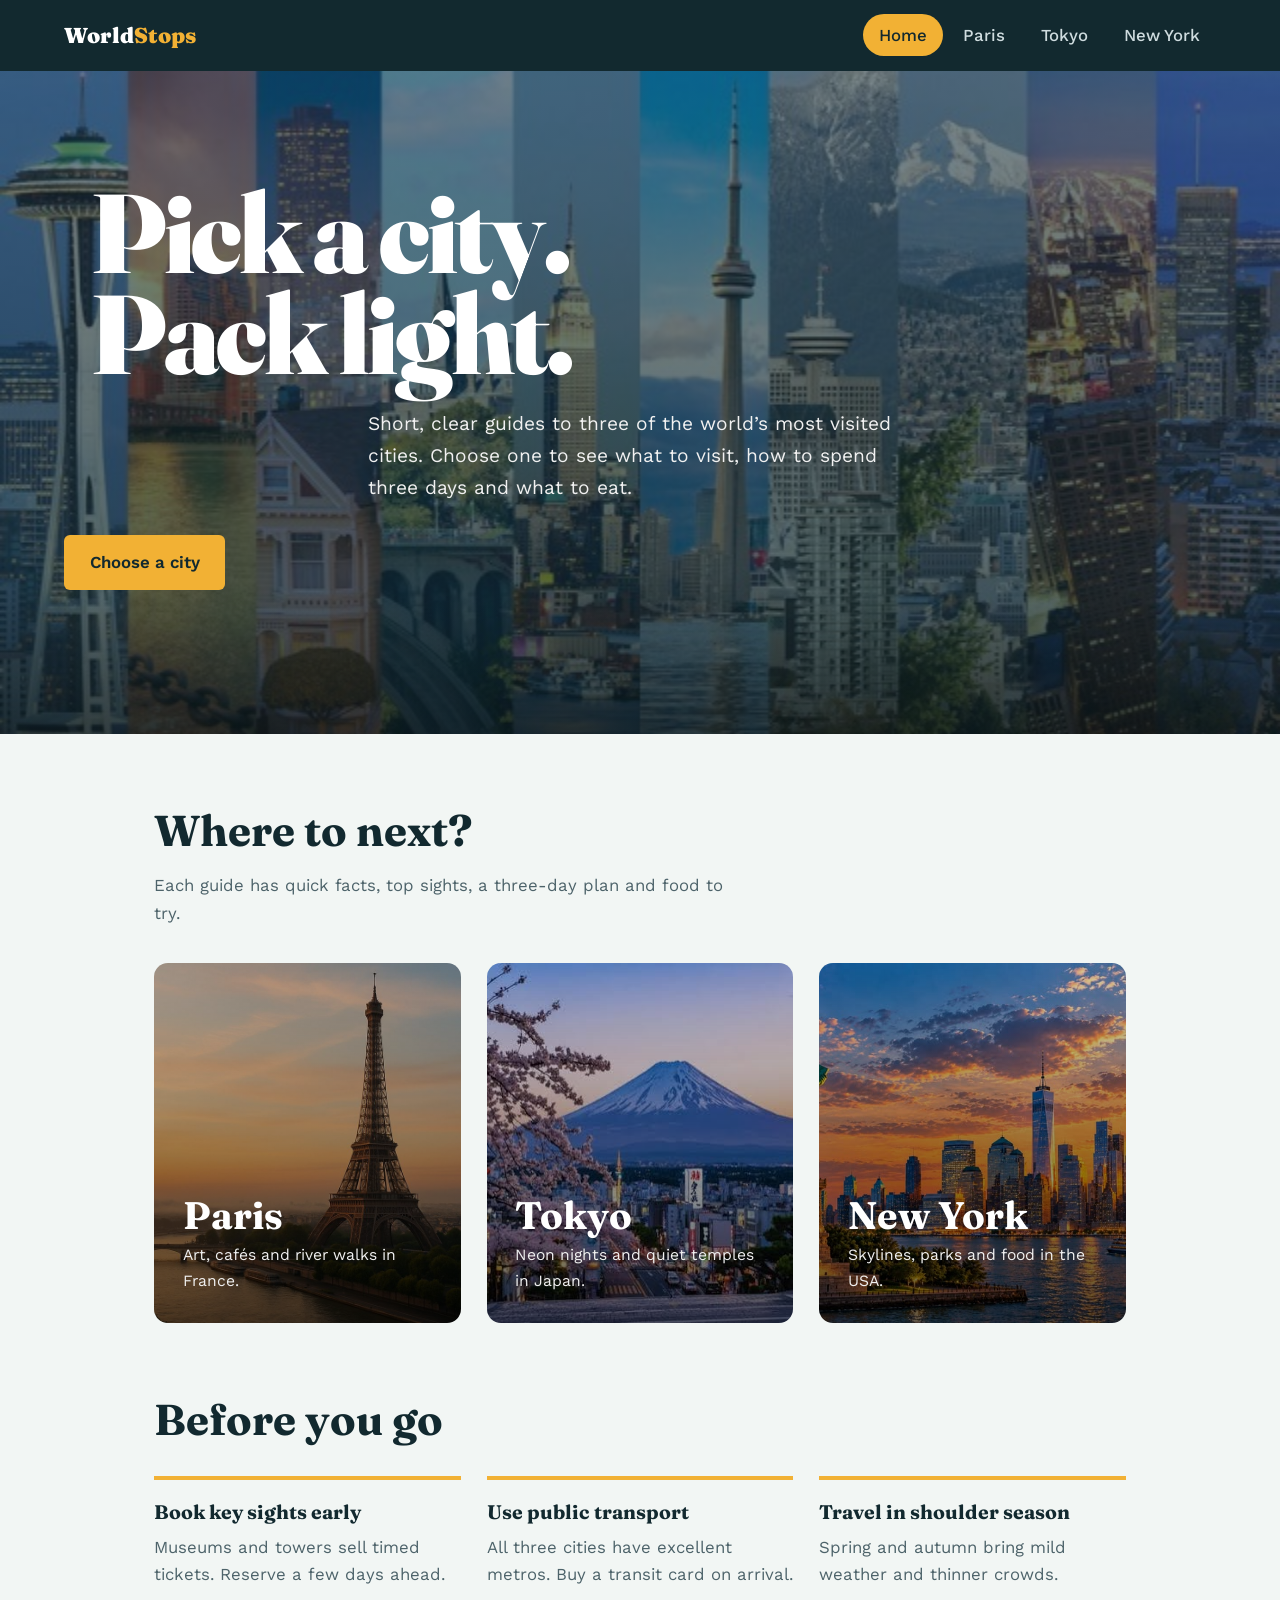
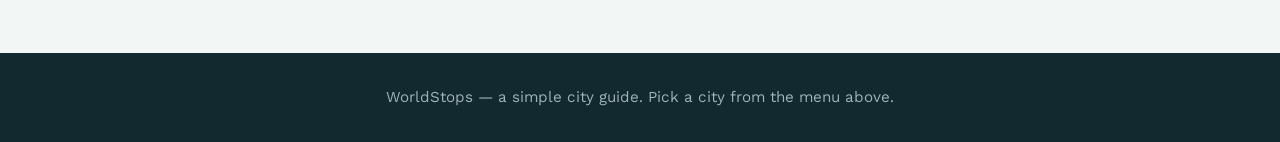
<file: index.html>
<!DOCTYPE html>
<html lang="en">

<head>
  <meta charset="UTF-8">
  <meta name="viewport" content="width=device-width, initial-scale=1">
  <title>WorldStops | Famous City Travel Guides</title>
  <link rel="stylesheet" href="style.css">
</head>

<body class="home">
  <header class="navbar">
    <a class="brand" href="index.html">World<span>Stops</span></a>
    <nav aria-label="Main">
      <ul>
        <li><a href="index.html" class="active" aria-current="page">Home</a></li>
        <li><a href="paris.html">Paris</a></li>
        <li><a href="tokyo.html">Tokyo</a></li>
        <li><a href="newyork.html">New York</a></li>
      </ul>
    </nav>
  </header>
  <main>
    <div class="hero home-hero">     
      <h1>Pick a city.<br>Pack light.</h1>
      <p>Short, clear guides to three of the world’s most visited cities. Choose one to see what to visit, how to spend
        three days and what to eat.</p><a class="btn" href="#cities">Choose a city</a>
    </div>
    <section id="cities">
      <h2>Where to next?</h2>
      <p class="lead">Each guide has quick facts, top sights, a three-day plan and food to try.</p>
      <div class="tiles">
        <a class="tile paris" href="paris.html">
          <h3>Paris</h3>
          <p>Art, cafés and river walks in France.</p>
        </a>
        <a class="tile tokyo" href="tokyo.html">
          <h3>Tokyo</h3>
          <p>Neon nights and quiet temples in Japan.</p>
        </a>
        <a class="tile newyork" href="newyork.html">
          <h3>New York</h3>
          <p>Skylines, parks and food in the USA.</p>
        </a>
      </div>
    </section>
    <section>
      <h2>Before you go</h2>
      <div class="tips">
        <div>
          <h3>Book key sights early</h3>
          <p>Museums and towers sell timed tickets. Reserve a few days ahead.</p>
        </div>
        <div>
          <h3>Use public transport</h3>
          <p>All three cities have excellent metros. Buy a transit card on arrival.</p>
        </div>
        <div>
          <h3>Travel in shoulder season</h3>
          <p>Spring and autumn bring mild weather and thinner crowds.</p>
        </div>
      </div>
    </section>
  </main>
  <footer>WorldStops &mdash; a simple city guide. Pick a city from the menu above.</footer>
</body>

</html>
</file>
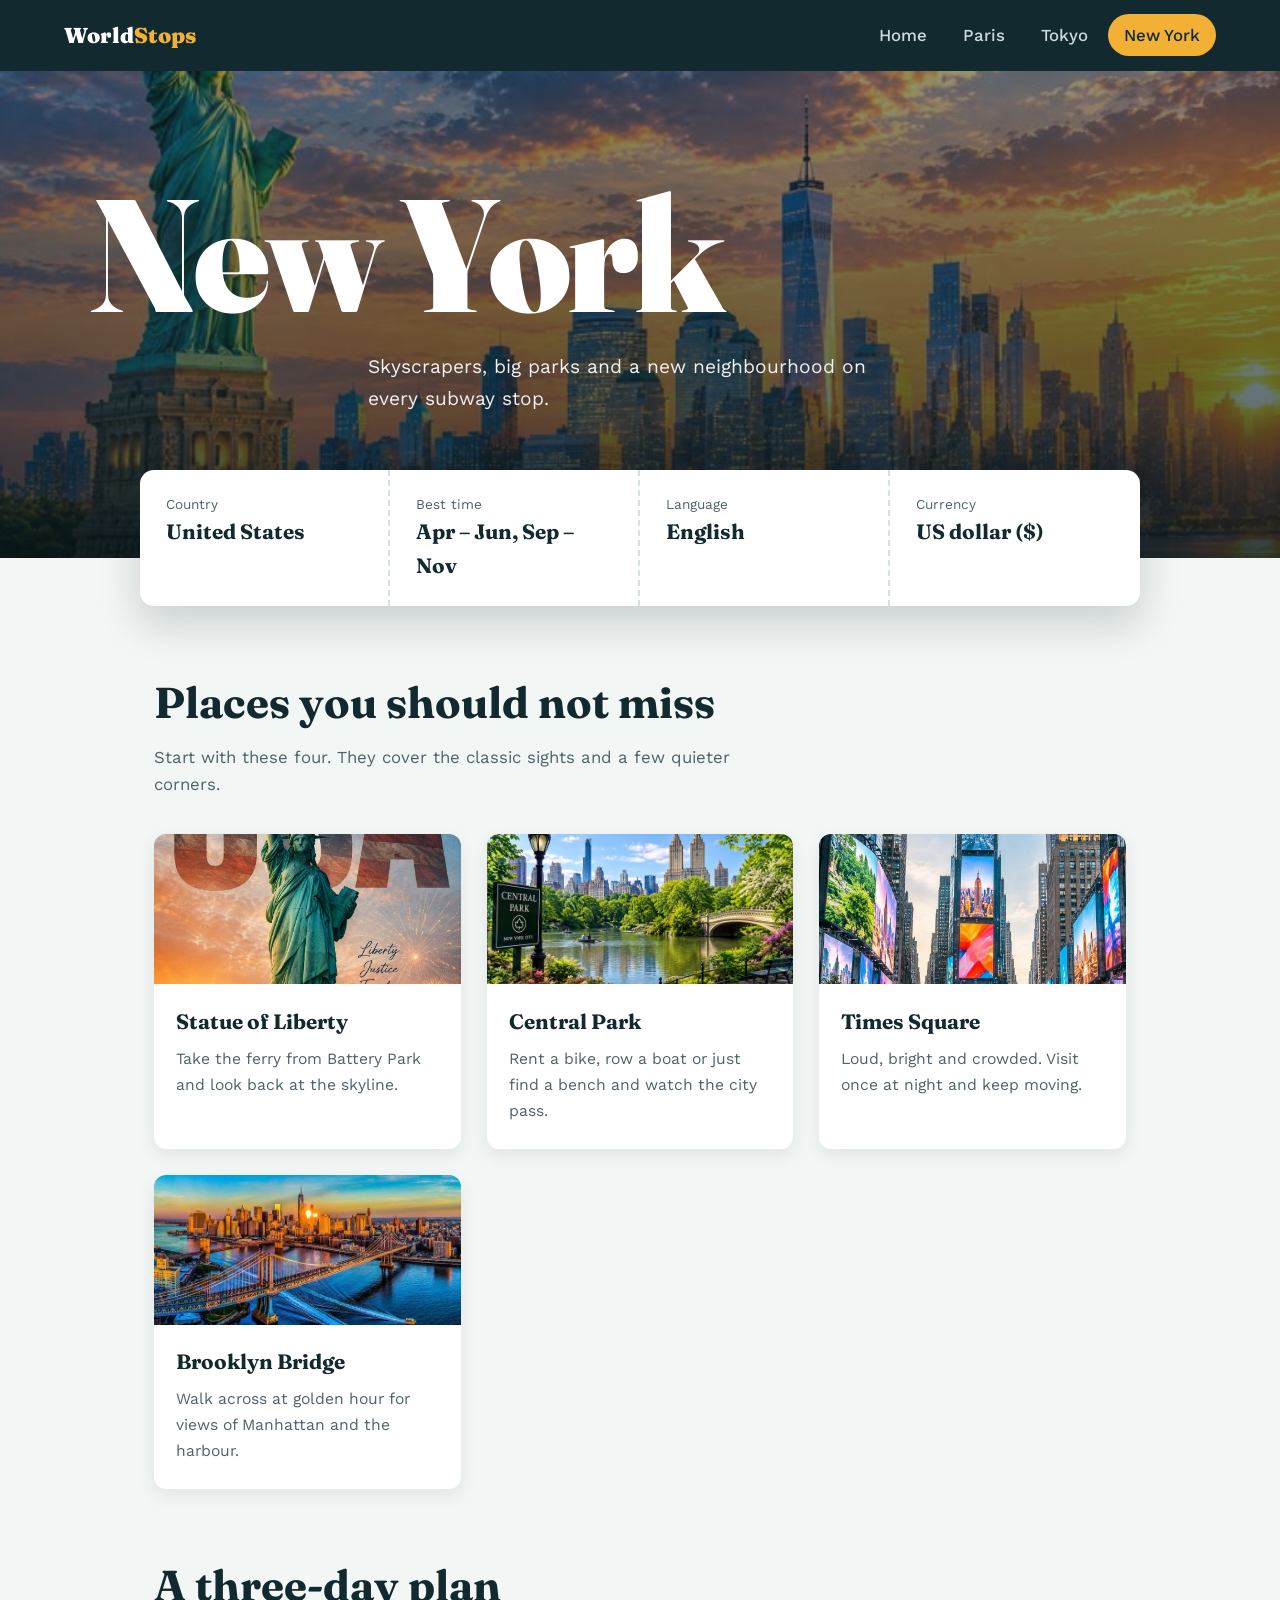
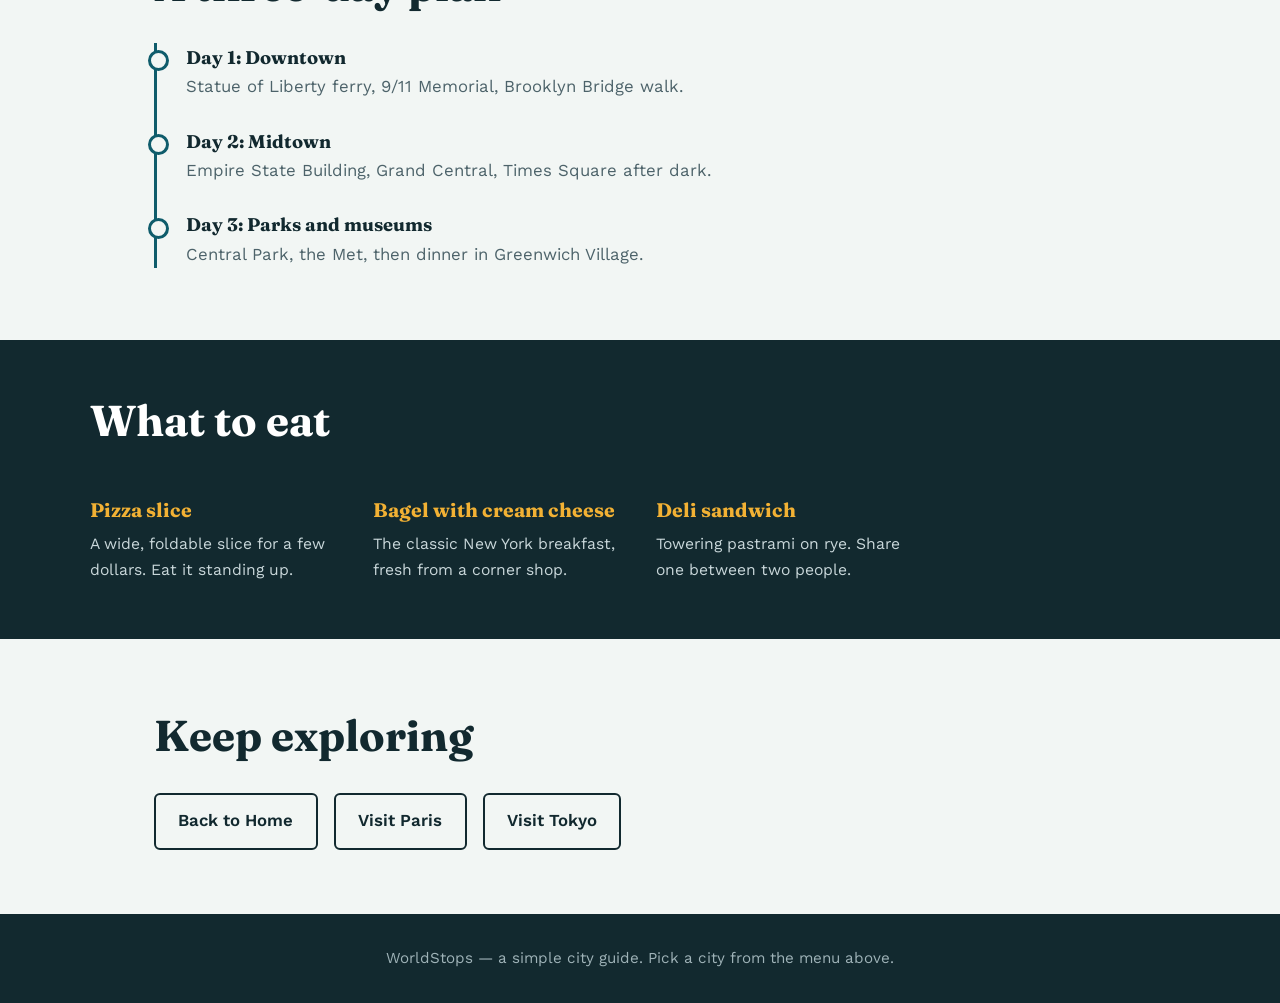
<file: newyork.html>
<!DOCTYPE html>
<html lang="en">

<head>
  <meta charset="UTF-8">
  <meta name="viewport" content="width=device-width, initial-scale=1">
  <title>New York Travel Guide | WorldStops</title>
  <link rel="stylesheet" href="style.css">
</head>

<body class="newyork">
  <header class="navbar">
    <a class="brand" href="index.html">World<span>Stops</span></a>
    <nav aria-label="Main">
      <ul>
        <li><a href="index.html">Home</a></li>
        <li><a href="paris.html">Paris</a></li>
        <li><a href="tokyo.html">Tokyo</a></li>
        <li><a href="newyork.html" class="active" aria-current="page">New York</a></li>
      </ul>
    </nav>
  </header>
  <main>
    <div class="hero">
      <h1>New York</h1>
      <p>Skyscrapers, big parks and a new neighbourhood on every subway stop.</p>
    </div>
    <div class="ticket-wrap">
      <div class="ticket">
        <div><small>Country</small><strong>United States</strong></div>
        <div><small>Best time</small><strong>Apr – Jun, Sep – Nov</strong></div>
        <div><small>Language</small><strong>English</strong></div>
        <div><small>Currency</small><strong>US dollar ($)</strong></div>
      </div>
    </div>
    <section>
      <h2>Places you should not miss</h2>
      <p class="lead">Start with these four. They cover the classic sights and a few quieter corners.</p>
      <div class="grid">
        <article class="card">
          <div class="swatch" role="img" aria-label="Statue of Liberty colour panel"></div>
          <div class="body">
            <h3>Statue of Liberty</h3>
            <p>Take the ferry from Battery Park and look back at the skyline.</p>
          </div>
        </article>
        <article class="card">
          <div class="swatch" role="img" aria-label="Central Park colour panel"></div>
          <div class="body">
            <h3>Central Park</h3>
            <p>Rent a bike, row a boat or just find a bench and watch the city pass.</p>
          </div>
        </article>
        <article class="card">
          <div class="swatch" role="img" aria-label="Times Square colour panel"></div>
          <div class="body">
            <h3>Times Square</h3>
            <p>Loud, bright and crowded. Visit once at night and keep moving.</p>
          </div>
        </article>
        <article class="card">
          <div class="swatch" role="img" aria-label="Brooklyn Bridge colour panel"></div>
          <div class="body">
            <h3>Brooklyn Bridge</h3>
            <p>Walk across at golden hour for views of Manhattan and the harbour.</p>
          </div>
        </article>
      </div>
    </section>
    <section>
      <h2>A three-day plan</h2>
      <ol class="days">
        <li><b>Day 1: Downtown</b><span>Statue of Liberty ferry, 9/11 Memorial, Brooklyn Bridge walk.</span></li>
        <li><b>Day 2: Midtown</b><span>Empire State Building, Grand Central, Times Square after dark.</span></li>
        <li><b>Day 3: Parks and museums</b><span>Central Park, the Met, then dinner in Greenwich Village.</span></li>
      </ol>
    </section>
    <div class="band">
      <div class="inner">
        <h2>What to eat</h2>
        <div>
          <h3>Pizza slice</h3>
          <p>A wide, foldable slice for a few dollars. Eat it standing up.</p>
        </div>
        <div>
          <h3>Bagel with cream cheese</h3>
          <p>The classic New York breakfast, fresh from a corner shop.</p>
        </div>
        <div>
          <h3>Deli sandwich</h3>
          <p>Towering pastrami on rye. Share one between two people.</p>
        </div>
      </div>
    </div>
    <section>
      <h2>Keep exploring</h2>
      <div class="next"><a href="index.html">Back to Home</a><a href="paris.html">Visit Paris</a><a
          href="tokyo.html">Visit Tokyo</a></div>
    </section>
  </main>
  <footer>WorldStops &mdash; a simple city guide. Pick a city from the menu above.</footer>
</body>

</html>
</file>
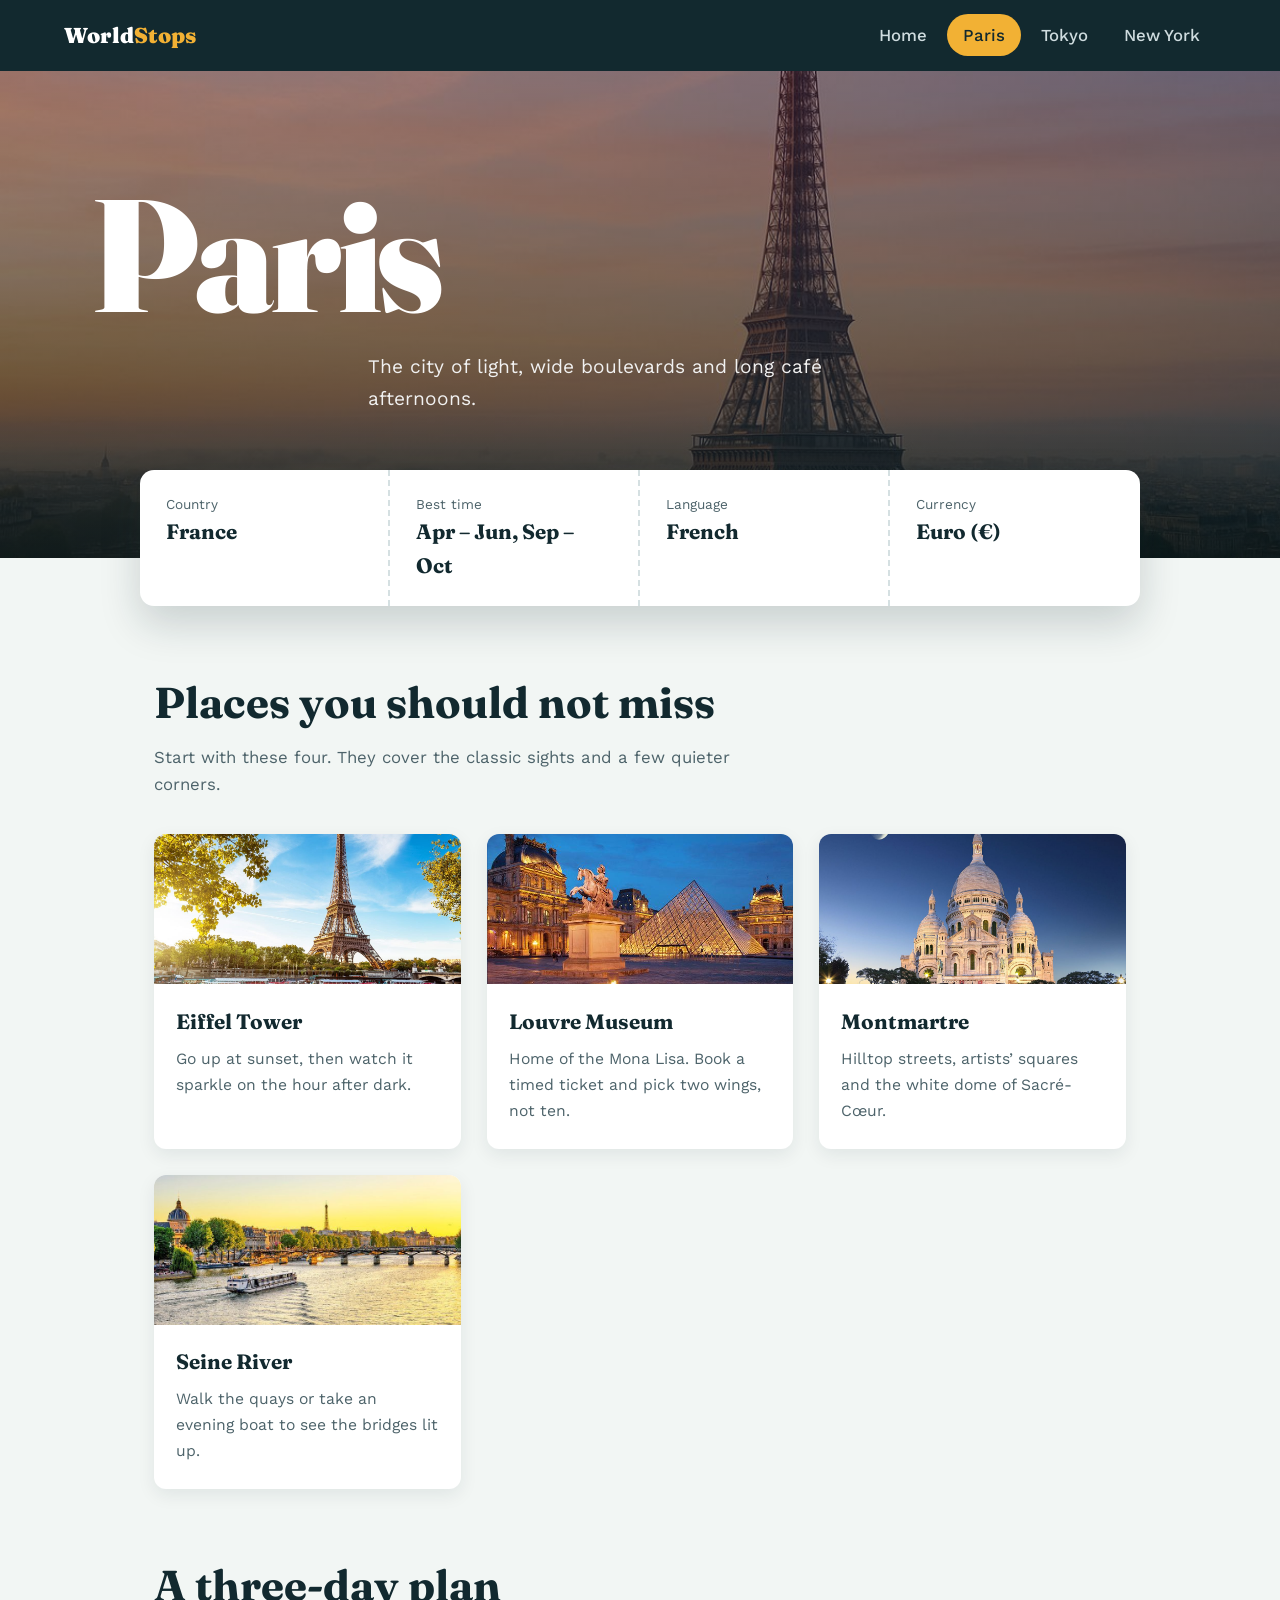
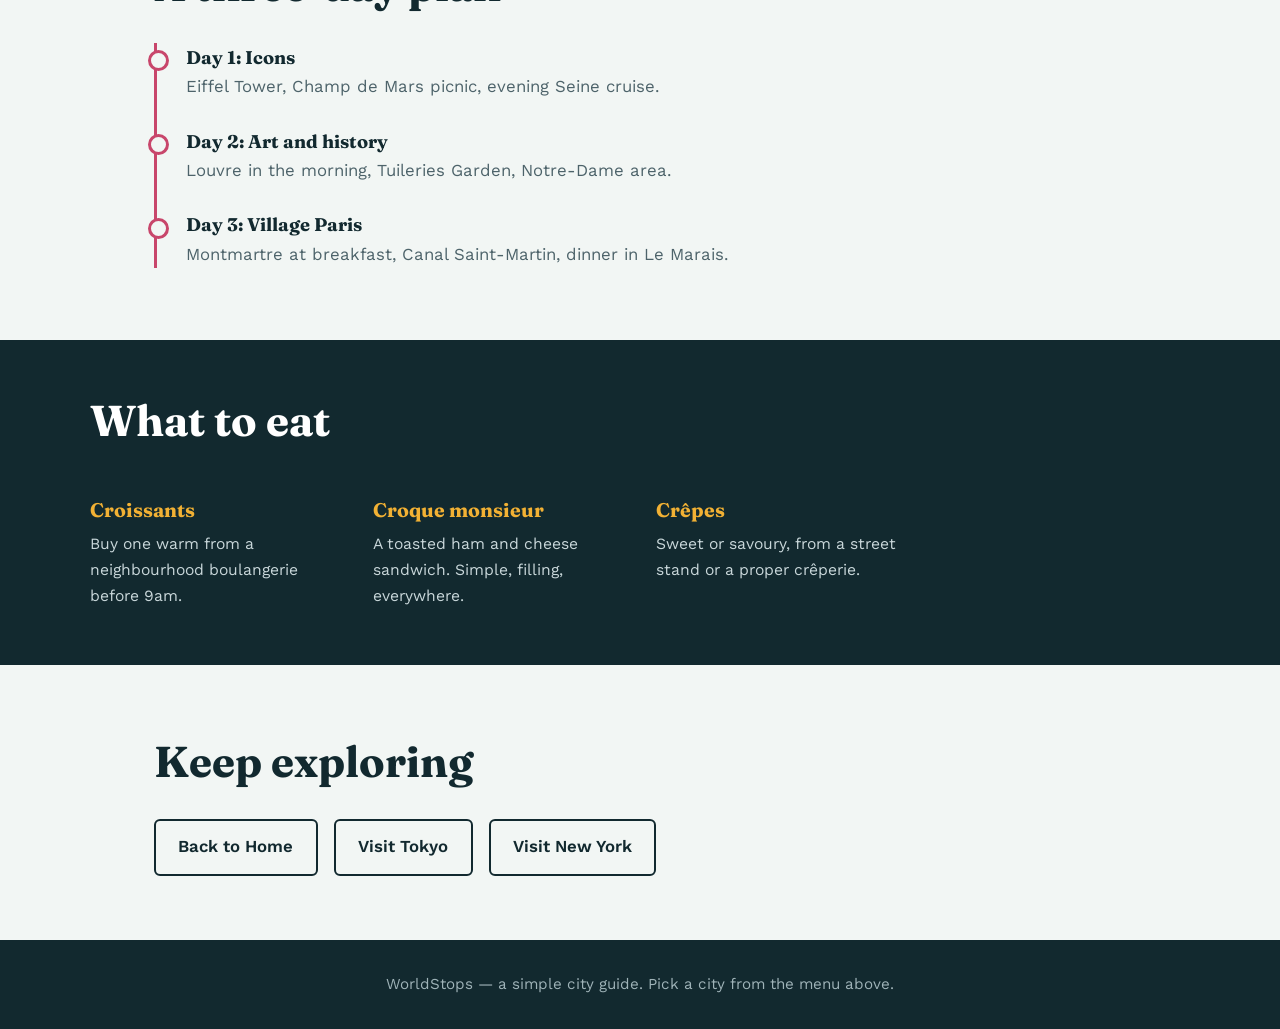
<file: paris.html>
<!DOCTYPE html>
<html lang="en">

<head>
  <meta charset="UTF-8">
  <meta name="viewport" content="width=device-width, initial-scale=1">
  <title>Paris Travel Guide | WorldStops</title>
  <link rel="stylesheet" href="style.css">
</head>

<body class="paris">
  <header class="navbar">
    <a class="brand" href="index.html">World<span>Stops</span></a>
    <nav aria-label="Main">
      <ul>
        <li><a href="index.html">Home</a></li>
        <li><a href="paris.html" class="active" aria-current="page">Paris</a></li>
        <li><a href="tokyo.html">Tokyo</a></li>
        <li><a href="newyork.html">New York</a></li>
      </ul>
    </nav>
  </header>
  <main>
    <div class="hero">
      <h1>Paris</h1>
      <p>The city of light, wide boulevards and long café afternoons.</p>
    </div>
    <div class="ticket-wrap">
      <div class="ticket">
        <div><small>Country</small><strong>France</strong></div>
        <div><small>Best time</small><strong>Apr – Jun, Sep – Oct</strong></div>
        <div><small>Language</small><strong>French</strong></div>
        <div><small>Currency</small><strong>Euro (€)</strong></div>
      </div>
    </div>
    <section>
      <h2>Places you should not miss</h2>
      <p class="lead">Start with these four. They cover the classic sights and a few quieter corners.</p>
      <div class="grid">
        <article class="card">
          <div class="swatch" role="img" aria-label="Eiffel Tower colour panel"></div>
          <div class="body">
            <h3>Eiffel Tower</h3>
            <p>Go up at sunset, then watch it sparkle on the hour after dark.</p>
          </div>
        </article>
        <article class="card">
          <div class="swatch" role="img" aria-label="Louvre Museum colour panel"></div>
          <div class="body">
            <h3>Louvre Museum</h3>
            <p>Home of the Mona Lisa. Book a timed ticket and pick two wings, not ten.</p>
          </div>
        </article>
        <article class="card">
          <div class="swatch" role="img" aria-label="Montmartre colour panel"></div>
          <div class="body">
            <h3>Montmartre</h3>
            <p>Hilltop streets, artists’ squares and the white dome of Sacré-Cœur.</p>
          </div>
        </article>
        <article class="card">
          <div class="swatch" role="img" aria-label="Seine River colour panel"></div>
          <div class="body">
            <h3>Seine River</h3>
            <p>Walk the quays or take an evening boat to see the bridges lit up.</p>
          </div>
        </article>
      </div>
    </section>
    <section>
      <h2>A three-day plan</h2>
      <ol class="days">
        <li><b>Day 1: Icons</b><span>Eiffel Tower, Champ de Mars picnic, evening Seine cruise.</span></li>
        <li><b>Day 2: Art and history</b><span>Louvre in the morning, Tuileries Garden, Notre-Dame area.</span></li>
        <li><b>Day 3: Village Paris</b><span>Montmartre at breakfast, Canal Saint-Martin, dinner in Le Marais.</span>
        </li>
      </ol>
    </section>
    <div class="band">
      <div class="inner">
        <h2>What to eat</h2>
        <div>
          <h3>Croissants</h3>
          <p>Buy one warm from a neighbourhood boulangerie before 9am.</p>
        </div>
        <div>
          <h3>Croque monsieur</h3>
          <p>A toasted ham and cheese sandwich. Simple, filling, everywhere.</p>
        </div>
        <div>
          <h3>Crêpes</h3>
          <p>Sweet or savoury, from a street stand or a proper crêperie.</p>
        </div>
      </div>
    </div>
    <section>
      <h2>Keep exploring</h2>
      <div class="next"><a href="index.html">Back to Home</a><a href="tokyo.html">Visit Tokyo</a><a
          href="newyork.html">Visit New York</a></div>
    </section>
  </main>
  <footer>WorldStops &mdash; a simple city guide. Pick a city from the menu above.</footer>
</body>

</html>
</file>
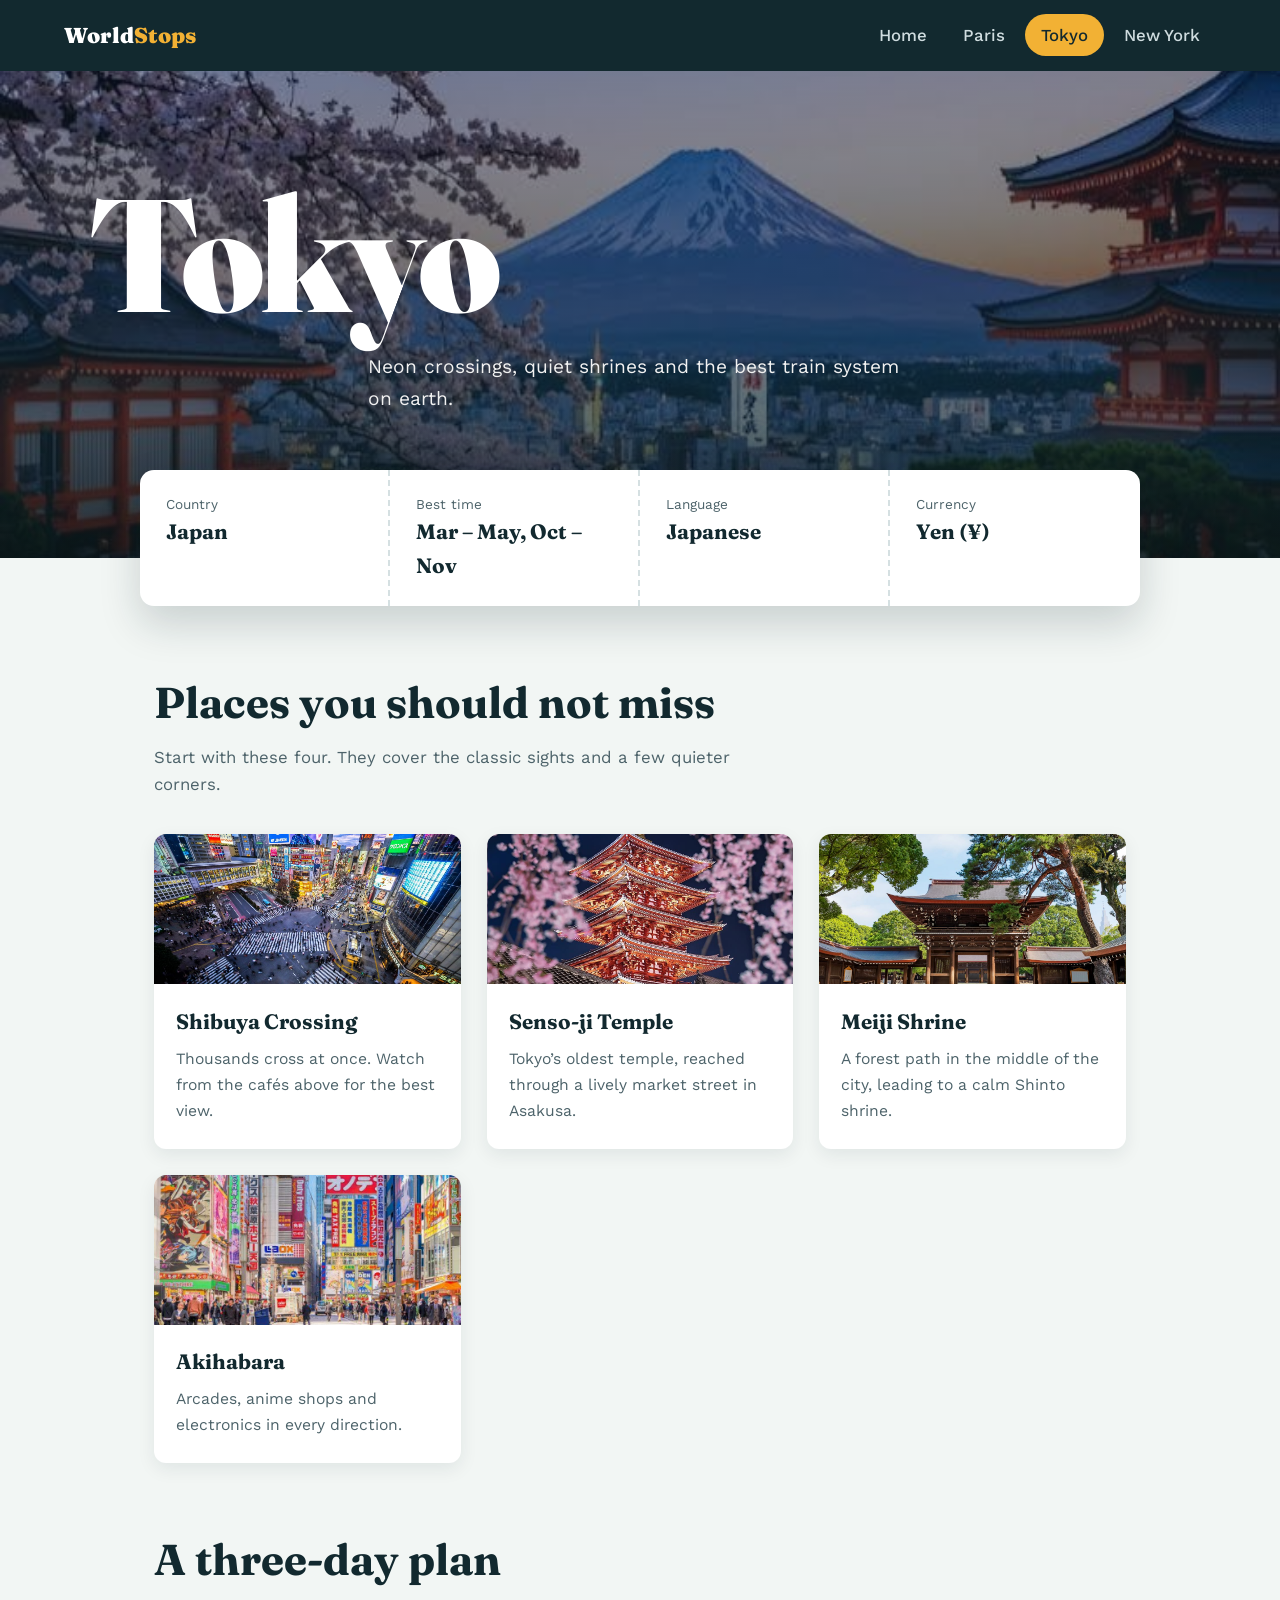
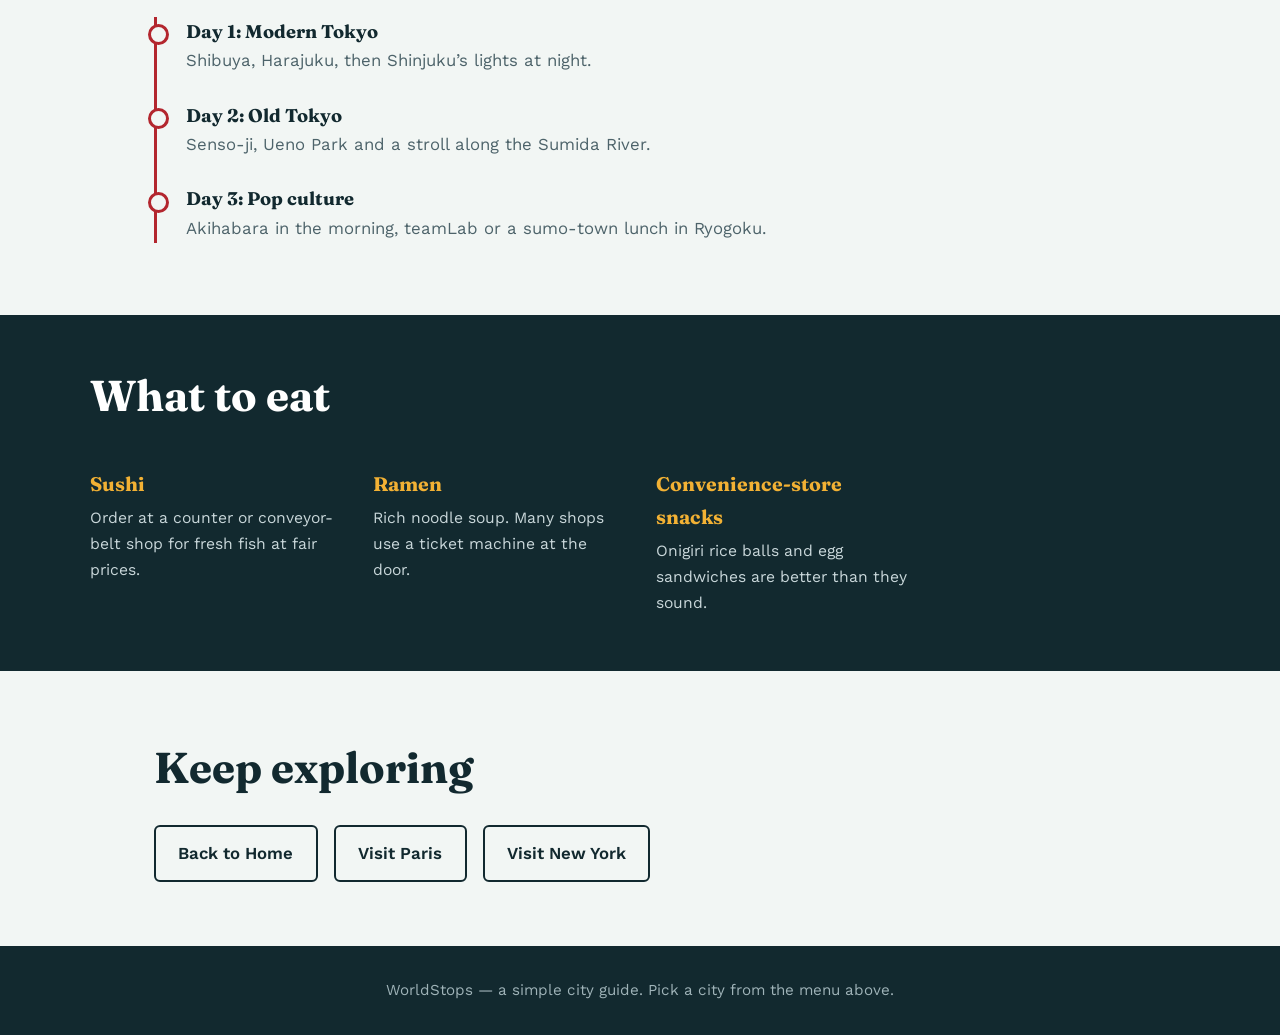
<file: tokyo.html>
<!DOCTYPE html>
<html lang="en">

<head>
  <meta charset="UTF-8">
  <meta name="viewport" content="width=device-width, initial-scale=1">
  <title>Tokyo Travel Guide | WorldStops</title>
  <link rel="stylesheet" href="style.css">
</head>

<body class="tokyo">
  <header class="navbar">
    <a class="brand" href="index.html">World<span>Stops</span></a>
    <nav aria-label="Main">
      <ul>
        <li><a href="index.html">Home</a></li>
        <li><a href="paris.html">Paris</a></li>
        <li><a href="tokyo.html" class="active" aria-current="page">Tokyo</a></li>
        <li><a href="newyork.html">New York</a></li>
      </ul>
    </nav>
  </header>
  <main>
    <div class="hero">
      <h1>Tokyo</h1>
      <p>Neon crossings, quiet shrines and the best train system on earth.</p>
    </div>
    <div class="ticket-wrap">
      <div class="ticket">
        <div><small>Country</small><strong>Japan</strong></div>
        <div><small>Best time</small><strong>Mar – May, Oct – Nov</strong></div>
        <div><small>Language</small><strong>Japanese</strong></div>
        <div><small>Currency</small><strong>Yen (¥)</strong></div>
      </div>
    </div>
    <section>
      <h2>Places you should not miss</h2>
      <p class="lead">Start with these four. They cover the classic sights and a few quieter corners.</p>
      <div class="grid">
        <article class="card">
          <div class="swatch" role="img" aria-label="Shibuya Crossing colour panel"></div>
          <div class="body">
            <h3>Shibuya Crossing</h3>
            <p>Thousands cross at once. Watch from the cafés above for the best view.</p>
          </div>
        </article>
        <article class="card">
          <div class="swatch" role="img" aria-label="Senso-ji Temple colour panel"></div>
          <div class="body">
            <h3>Senso-ji Temple</h3>
            <p>Tokyo’s oldest temple, reached through a lively market street in Asakusa.</p>
          </div>
        </article>
        <article class="card">
          <div class="swatch" role="img" aria-label="Meiji Shrine colour panel"></div>
          <div class="body">
            <h3>Meiji Shrine</h3>
            <p>A forest path in the middle of the city, leading to a calm Shinto shrine.</p>
          </div>
        </article>
        <article class="card">
          <div class="swatch" role="img" aria-label="Akihabara colour panel"></div>
          <div class="body">
            <h3>Akihabara</h3>
            <p>Arcades, anime shops and electronics in every direction.</p>
          </div>
        </article>
      </div>
    </section>
    <section>
      <h2>A three-day plan</h2>
      <ol class="days">
        <li><b>Day 1: Modern Tokyo</b><span>Shibuya, Harajuku, then Shinjuku’s lights at night.</span></li>
        <li><b>Day 2: Old Tokyo</b><span>Senso-ji, Ueno Park and a stroll along the Sumida River.</span></li>
        <li><b>Day 3: Pop culture</b><span>Akihabara in the morning, teamLab or a sumo-town lunch in Ryogoku.</span>
        </li>
      </ol>
    </section>
    <div class="band">
      <div class="inner">
        <h2>What to eat</h2>
        <div>
          <h3>Sushi</h3>
          <p>Order at a counter or conveyor-belt shop for fresh fish at fair prices.</p>
        </div>
        <div>
          <h3>Ramen</h3>
          <p>Rich noodle soup. Many shops use a ticket machine at the door.</p>
        </div>
        <div>
          <h3>Convenience-store snacks</h3>
          <p>Onigiri rice balls and egg sandwiches are better than they sound.</p>
        </div>
      </div>
    </div>
    <section>
      <h2>Keep exploring</h2>
      <div class="next"><a href="index.html">Back to Home</a><a href="paris.html">Visit Paris</a><a
          href="newyork.html">Visit New York</a></div>
    </section>
  </main>
  <footer>WorldStops &mdash; a simple city guide. Pick a city from the menu above.</footer>
</body>

</html>
</file>
<file: style.css>
@import url('https://fonts.googleapis.com/css2?family=Fraunces:opsz,wght@9..144,500;9..144,700;9..144,900&family=Work+Sans:wght@400;500;600&display=swap');

:root {
  --paper: #F2F6F4;
  --ink: #12292F;
  --teal: #0F5C6B;
  --saffron: #F2B134;
  --rose: #C8466B;
  --muted: #4d636a;
  --accent: var(--teal);
  --hero: linear-gradient(135deg, #0F5C6B, #12292F);
  --serif: 'Fraunces', Georgia, 'Times New Roman', serif;
  --sans: 'Work Sans', system-ui, -apple-system, 'Segoe UI', Arial, sans-serif;
}

body.paris   { --accent:#C8466B; --hero:linear-gradient(160deg,#3b1d3f 0%,#C8466B 55%,#F2B134 120%) }
body.tokyo   { --accent:#B3262E; --hero:linear-gradient(160deg,#0d1b2a 0%,#1b3a5c 50%,#B3262E 130%) }
body.newyork { --accent:#0F5C6B; --hero:linear-gradient(160deg,#12292F 0%,#0F5C6B 60%,#F2B134 135%) }

/* One accent + hero gradient per city */
body.home    .hero{ background-image: linear-gradient(rgba(18,41,47,.55), rgba(18,41,47,.75)), url("images/all_city.jpg"); }
body.paris   .hero{ background-image: linear-gradient(rgba(59,29,63,.45), rgba(18,41,47,.75)), url("images/paris_city.jpg"); }
body.tokyo   .hero{ background-image: linear-gradient(rgba(13,27,42,.45), rgba(18,41,47,.75)), url("images/tokyo_city.jpg"); }
body.newyork .hero{ background-image: linear-gradient(rgba(18,41,47,.45), rgba(18,41,47,.75)), url("images/newyork_city.jpg"); }




* {
  box-sizing: border-box;
  margin: 0;
  padding: 0
}

html {
  scroll-behavior: smooth
}

body {
  font-family: var(--sans);
  background: var(--paper);
  color: var(--ink);
  line-height: 1.65;
  font-size: 1.05rem
}

a {
  color: inherit
}

:focus-visible {
  outline: 3px solid var(--saffron);
  outline-offset: 3px
}

/* ---------- Navbar ---------- */
.navbar {
  position: sticky;
  top: 0;
  z-index: 10;
  display: flex;
  flex-wrap: wrap;
  align-items: center;
  justify-content: space-between;
  gap: .5rem 2rem;
  padding: .9rem 5vw;
  background: var(--ink);
  color: #fff
}

.brand {
  font-family: var(--serif);
  font-weight: 900;
  font-size: 1.35rem;
  text-decoration: none;
  letter-spacing: .01em
}

.brand span {
  color: var(--saffron)
}

.navbar ul {
  display: flex;
  flex-wrap: wrap;
  gap: .25rem;
  list-style: none
}

.navbar li a {
  display: block;
  padding: .45rem 1rem;
  border-radius: 999px;
  text-decoration: none;
  font-weight: 500;
  color: #cfdcdf;
  transition: background .2s, color .2s
}

.navbar li a:hover {
  background: rgba(255, 255, 255, .12);
  color: #fff
}

.navbar li a.active {
  background: var(--saffron);
  color: var(--ink)
}

/* ---------- Hero ---------- */
.hero {
  position: relative;
  color: #fff;
  background: var(--hero);
  padding: 7rem 5vw 9rem;
  overflow: hidden;
  background-size: cover;
  background-position: center;
  background-repeat: no-repeat;
}

.hero::after {
  content: "";
  position: absolute;
  inset: auto 0 0 0;
  height: 9rem;
  background: linear-gradient(to top, rgba(0, 0, 0, .35), transparent)
}

.hero>* {
  position: relative;
  z-index: 1;
  max-width: 1100px;
  margin-inline: auto
}

.hero h1 {
  font-family: var(--serif);
  font-weight: 900;
  font-size: clamp(3.4rem, 13vw, 10rem);
  line-height: .9;
  letter-spacing: -.03em
}

.hero p {
  max-width: 34rem;
  margin-top: 1.5rem;
  font-size: 1.2rem;
  color: #f1f1f1
}

.home-hero h1 {
  font-size: clamp(2.8rem, 9vw, 7rem)
}

.btn {
  display: inline-block;
  margin-top: 2rem;
  padding: .85rem 1.6rem;
  border-radius: 6px;
  background: var(--saffron);
  color: var(--ink);
  font-weight: 600;
  text-decoration: none;
  transition: transform .2s
}

.btn:hover {
  transform: translateY(-2px)
}

/* ---------- Ticket (quick facts) ---------- */
.ticket {
  position: relative;
  z-index: 2;
  max-width: 1000px;
  margin: -5.5rem auto 0;
  display: grid;
  grid-template-columns: repeat(auto-fit, minmax(160px, 1fr));
  background: #fff;
  border-radius: 14px;
  box-shadow: 0 18px 40px rgba(18, 41, 47, .18);
  overflow: hidden
}

.ticket div {
  padding: 1.4rem 1.6rem;
  border-right: 2px dashed #d5e0e2
}

.ticket div:last-child {
  border-right: 0
}

.ticket small {
  display: block;
  color: var(--muted);
  font-size: .85rem
}

.ticket strong {
  font-family: var(--serif);
  font-size: 1.3rem
}

.ticket-wrap {
  padding: 0 5vw
}

/* ---------- Sections ---------- */
main {
  padding-bottom: 4rem
}

section {
  max-width: 1100px;
  margin: 0 auto;
  padding: 4.5rem 5vw 0
}

h2 {
  font-family: var(--serif);
  font-weight: 700;
  font-size: clamp(1.8rem, 4vw, 2.7rem);
  line-height: 1.15;
  margin-bottom: 1rem;
  max-width: 22ch
}

.lead {
  max-width: 60ch;
  color: var(--muted)
}

/* Highlights */
.grid {
  display: grid;
  gap: 1.6rem;
  margin-top: 2.2rem;
  grid-template-columns: repeat(auto-fit, minmax(250px, 1fr))
}

.card {
  background: #fff;
  border-radius: 12px;
  overflow: hidden;
  box-shadow: 0 6px 18px rgba(18, 41, 47, .08)
}

.card .swatch {
  height: 150px;
  background: var(--hero);
  background-size: cover;
  background-position: center;
  
}

/* ---- Paris cards ---- */
body.paris .card:nth-child(1) .swatch{ background-image:url("images/paris_images/eiffel.jpg"); }
body.paris .card:nth-child(2) .swatch{ background-image:url("images/paris_images/paris_louvre.jpg"); }
body.paris .card:nth-child(3) .swatch{ background-image:url("images/paris_images/paris_montmartre_church.jpg"); }
body.paris .card:nth-child(4) .swatch{ background-image:url("images/paris_images/paris_seine_river.jpg"); }

/* ---- Tokyo cards ---- */
body.tokyo .card:nth-child(1) .swatch{ background-image:url("images/tokyo_images/tokyo_shibuya.jpg"); }
body.tokyo .card:nth-child(2) .swatch{ background-image:url("images/tokyo_images/tokyo_sensoji.jpg"); }
body.tokyo .card:nth-child(3) .swatch{ background-image:url("images/tokyo_images/tokyo_meiji.jpg"); }
body.tokyo .card:nth-child(4) .swatch{ background-image:url("images/tokyo_images/tokyo_akihabara.jpg"); }

/* ---- New York cards ---- */
body.newyork .card:nth-child(1) .swatch{ background-image:url("images/newyork_images/newyork_liberty.jpg"); }
body.newyork .card:nth-child(2) .swatch{ background-image:url("images/newyork_images/newyork_centralpark.jpg"); }
body.newyork .card:nth-child(3) .swatch{ background-image:url("images/newyork_images/newyork_timesquare.jpg"); }
body.newyork .card:nth-child(4) .swatch{ background-image:url("images/newyork_images/newyork_brooklynbridge.jpg"); }

.card .body {
  padding: 1.3rem 1.4rem 1.6rem
}

.card h3 {
  font-family: var(--serif);
  font-size: 1.3rem;
  margin-bottom: .4rem
}

.card p {
  color: var(--muted);
  font-size: .98rem
}

/* Itinerary: a real sequence, so days are numbered */
.days {
  list-style: none;
  margin-top: 2rem;
  border-left: 3px solid var(--accent);
  padding-left: 1.8rem;
  display: grid;
  gap: 1.6rem
}

.days li {
  position: relative
}

.days li::before {
  content: "";
  position: absolute;
  left: calc(-1.8rem - 9px);
  top: .45rem;
  width: 15px;
  height: 15px;
  border-radius: 50%;
  background: var(--paper);
  border: 3px solid var(--accent)
}

.days b {
  font-family: var(--serif);
  font-size: 1.15rem;
  display: block
}

.days span {
  color: var(--muted)
}

/* Food band */
.band {
  margin-top: 4.5rem;
  background: var(--ink);
  color: #fff;
  padding: 3.5rem 5vw
}

.band .inner {
  max-width: 1100px;
  margin: 0 auto;
  display: grid;
  gap: 2rem;
  grid-template-columns: repeat(auto-fit, minmax(240px, 1fr))
}

.band h2 {
  grid-column: 1/-1;
  color: #fff
}

.band h3 {
  font-family: var(--serif);
  color: var(--saffron);
  margin-bottom: .3rem
}

.band p {
  color: #c9d7da;
  font-size: .98rem
}

/* Home: destination tiles */
.tiles {
  display: grid;
  gap: 1.6rem;
  margin-top: 2.2rem;
  grid-template-columns: repeat(auto-fit, minmax(280px, 1fr))
}

.tile {
  display: flex;
  flex-direction: column;
  justify-content: flex-end;
  min-height: 360px;
  padding: 1.8rem;
  border-radius: 14px;
  color: #fff;
  text-decoration: none;
  background: var(--hero);
  transition: transform .25s
}

.tile:hover {
  transform: translateY(-6px)
}

.tile h3 {
  font-family: var(--serif);
  font-size: 2.4rem;
  line-height: 1
}

.tile p {
  margin-top: .5rem;
  color: #f0f0f0;
  font-size: .98rem
}

.tile.paris {
  --hero: linear-gradient(160deg, #3b1d3f, #C8466B 60%, #F2B134 130%)
}

.tile.tokyo {
  --hero: linear-gradient(160deg, #0d1b2a, #1b3a5c 55%, #B3262E 130%)
}

.tile.newyork {
  --hero: linear-gradient(160deg, #12292F, #0F5C6B 60%, #F2B134 135%)
}

.tile.paris   { background-image: linear-gradient(rgba(0,0,0,.15), rgba(0,0,0,.6)), url("images/paris_city.jpg"); background-size:cover; background-position:center; }
.tile.tokyo   { background-image: linear-gradient(rgba(0,0,0,.15), rgba(0,0,0,.6)), url("images/tokyo_city.jpg"); background-size:cover; background-position:center; }
.tile.newyork { background-image: linear-gradient(rgba(0,0,0,.15), rgba(0,0,0,.6)), url("images/newyork_city.jpg"); background-size:cover; background-position:center; }

.tips {
  display: grid;
  gap: 1.6rem;
  margin-top: 2rem;
  grid-template-columns: repeat(auto-fit, minmax(240px, 1fr))
}

.tips div {
  border-top: 4px solid var(--saffron);
  padding-top: 1rem
}

.tips h3 {
  font-family: var(--serif);
  margin-bottom: .3rem
}

.tips p {
  color: var(--muted)
}

/* Other cities link */
.next {
  display: flex;
  flex-wrap: wrap;
  gap: 1rem;
  margin-top: 2rem
}

.next a {
  padding: .8rem 1.4rem;
  border: 2px solid var(--ink);
  border-radius: 6px;
  text-decoration: none;
  font-weight: 600;
  transition: background .2s, color .2s
}

.next a:hover {
  background: var(--ink);
  color: #fff
}

footer {
  text-align: center;
  padding: 2rem 5vw;
  background: var(--ink);
  color: #9fb3b8;
  font-size: .95rem
}

@media(max-width:640px) {
  .hero {
    padding: 4.5rem 6vw 8rem
  }

  .ticket div {
    border-right: 0;
    border-bottom: 2px dashed #d5e0e2
  }

  .ticket div:last-child {
    border-bottom: 0
  }
}

@media(prefers-reduced-motion:reduce) {
  * {
    transition: none !important;
    scroll-behavior: auto !important
  }
}
</file>
